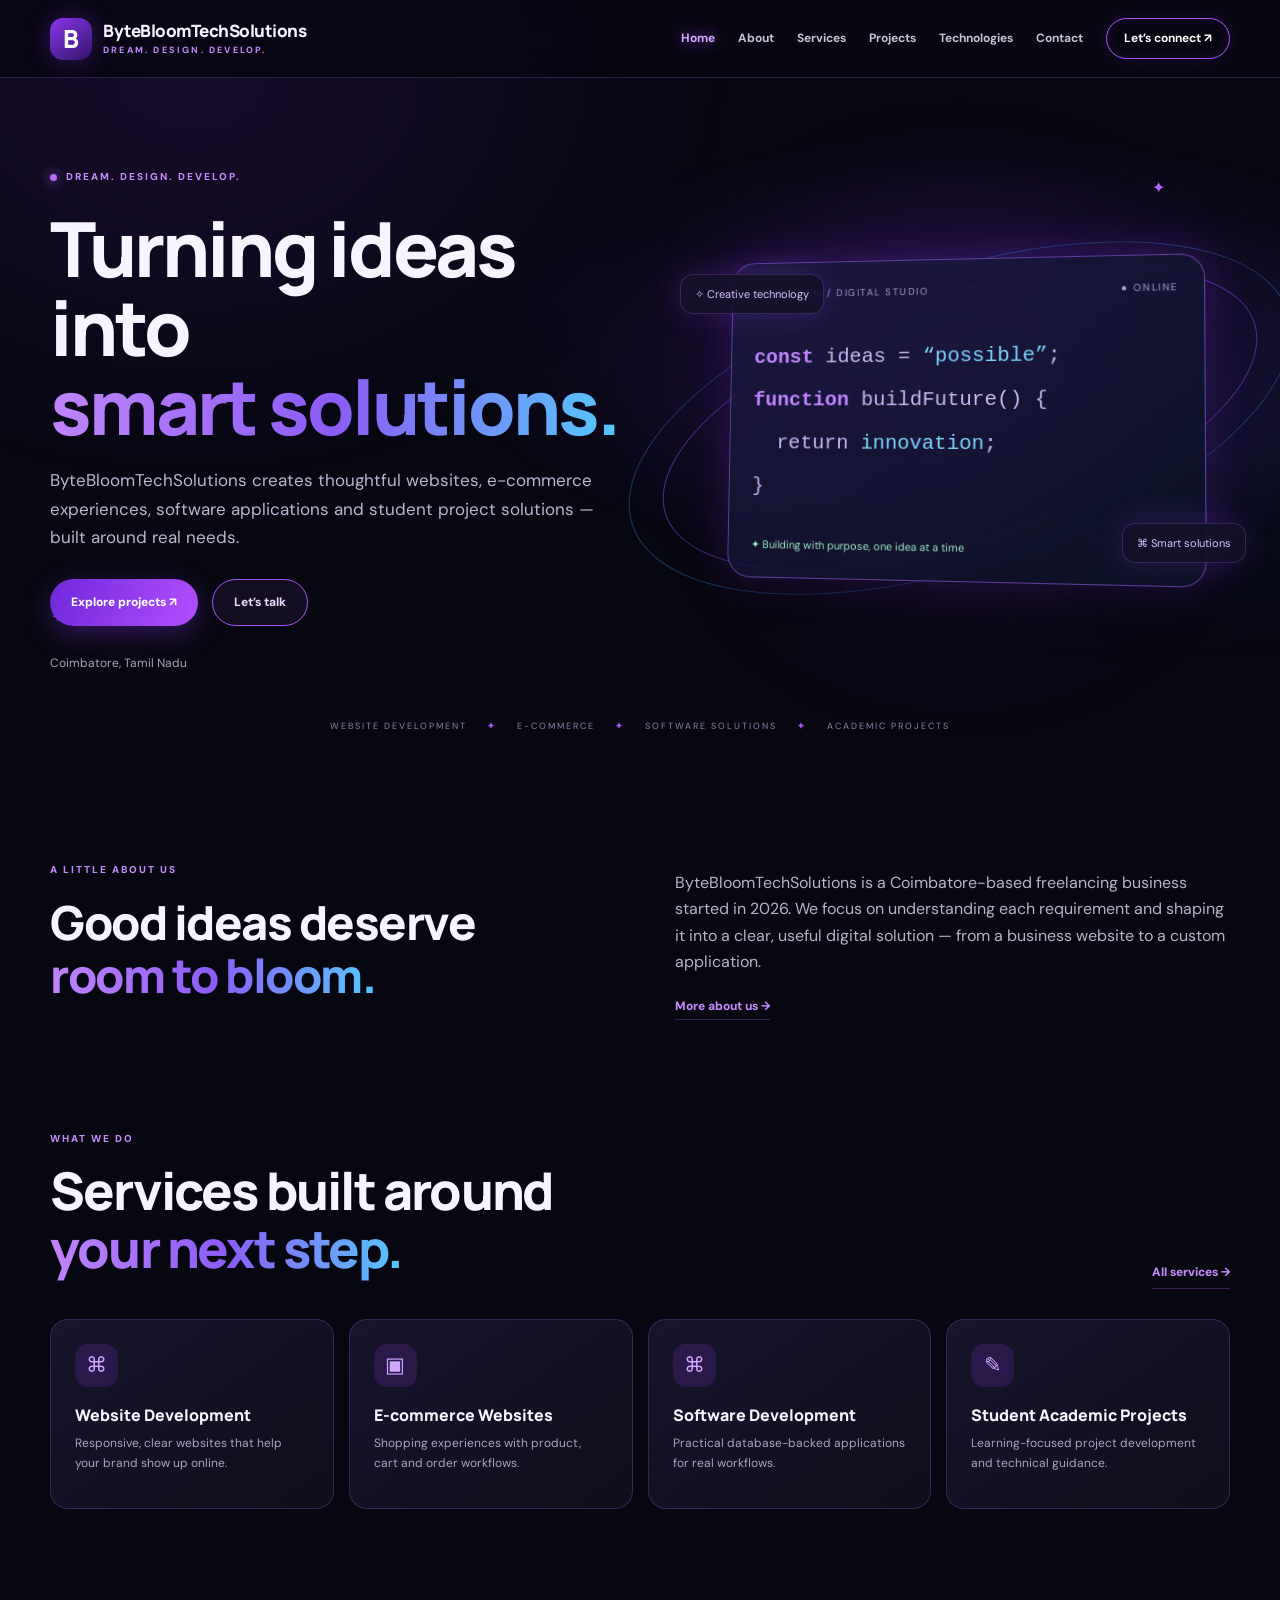
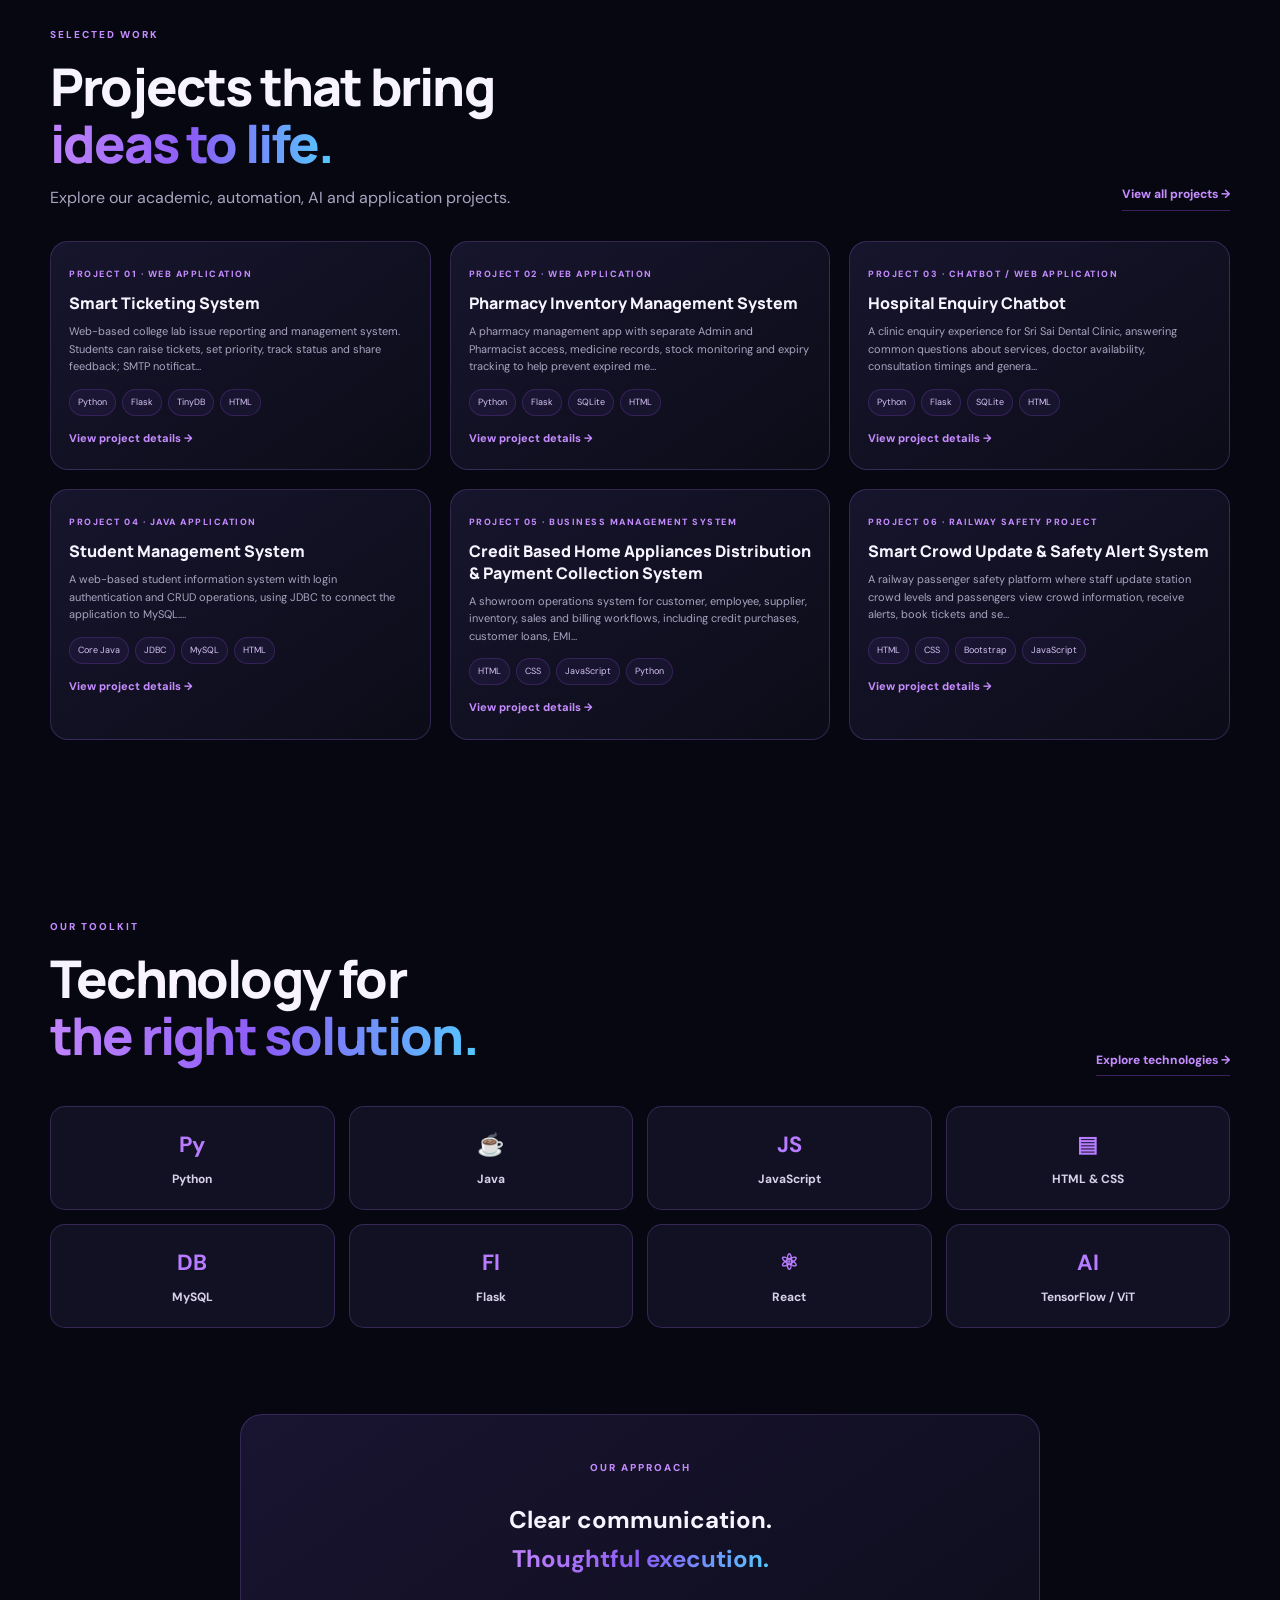
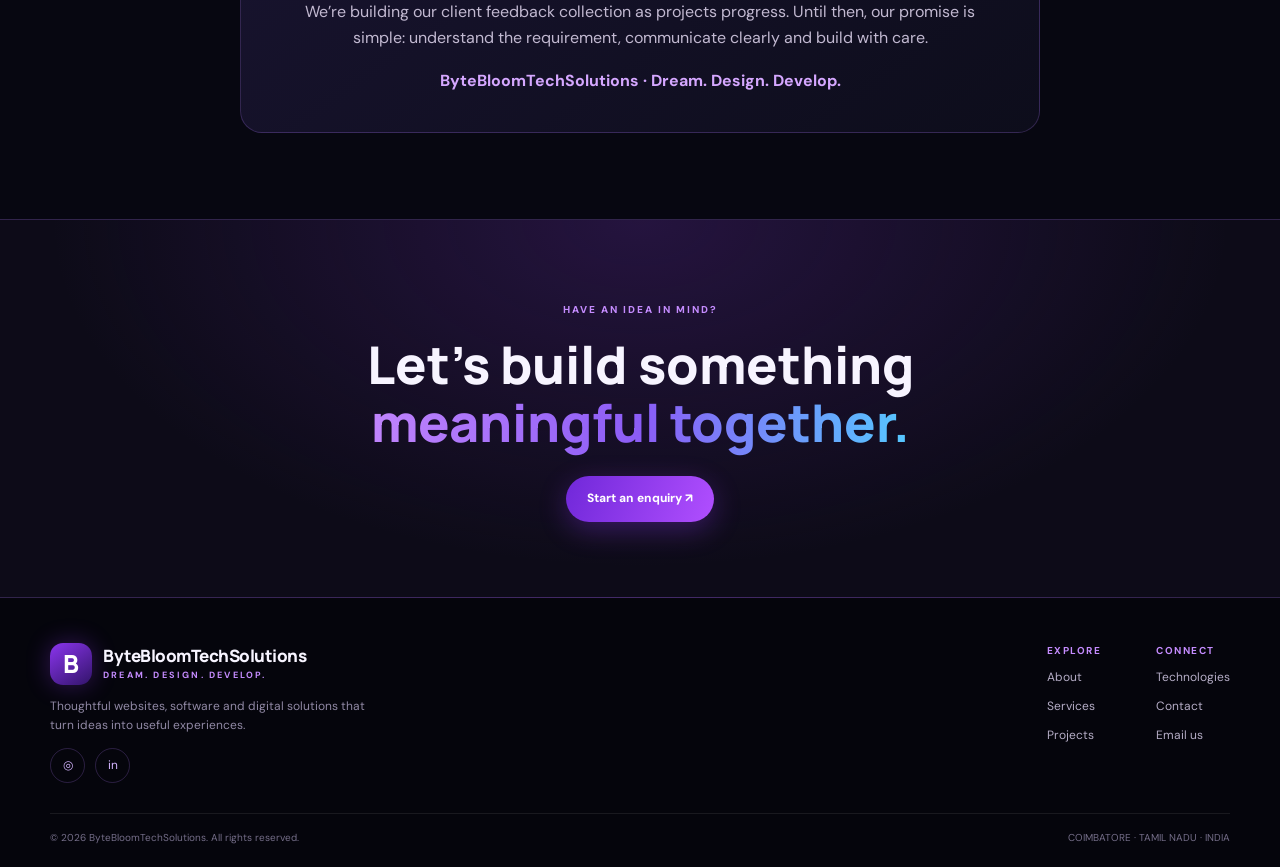
<file: index.html>
<!DOCTYPE html><html lang="en"><head><meta charset="UTF-8"><meta name="viewport" content="width=device-width,initial-scale=1"><meta name="description" content="ByteBloomTechSolutions builds websites, e-commerce platforms, software and academic project solutions in Coimbatore, Tamil Nadu."><title>ByteBloomTechSolutions | Dream. Design. Develop.</title><link rel="stylesheet" href="css/style.css"><script src="js/main.js" defer></script></head><body><div data-header></div><main>
<section class="hero"><span class="spark s1">✦</span><span class="spark s2">✧</span><div class="container hero-grid"><div class="hero-copy"><span class="eyebrow"><i class="eyebrow-dot"></i> DREAM. DESIGN. DEVELOP.</span><h1>Turning ideas into<br><span class="gold-text">smart solutions.</span></h1><p class="hero-lead">ByteBloomTechSolutions creates thoughtful websites, e-commerce experiences, software applications and student project solutions — built around real needs.</p><div class="hero-actions"><a class="btn btn-primary" href="projects.html">Explore projects ↗</a><a class="btn btn-outline" href="contact.html">Let’s talk</a></div><div class="hero-note"><span>Coimbatore, Tamil Nadu</span></div></div><div class="hero-visual"><div class="glow-orb"></div><div class="orbit"></div><div class="orbit two"></div><div class="hero-screen"><div class="screen-top"><span>BYTEBLOOM / DIGITAL STUDIO</span><span>● ONLINE</span></div><div class="screen-code"><strong>const</strong> ideas = <span>“possible”</span>;<br><strong>function</strong> buildFuture() {<br>&nbsp;&nbsp;return <span>innovation</span>;<br>}</div><div class="screen-bottom">✦ Building with purpose, one idea at a time</div></div><div class="float-chip chip-one">✧ Creative technology</div><div class="float-chip chip-two">⌘ Smart solutions</div></div></div><div class="container hero-bottom"><span>WEBSITE DEVELOPMENT</span><b>✦</b><span>E-COMMERCE</span><b>✦</b><span>SOFTWARE SOLUTIONS</span><b>✦</b><span>ACADEMIC PROJECTS</span></div></section>
<section class="section"><div class="container intro-grid reveal"><div><span class="eyebrow">A LITTLE ABOUT US</span><h2>Good ideas deserve<br><span class="gold-text">room to bloom.</span></h2></div><div class="intro-text"><p>ByteBloomTechSolutions is a Coimbatore-based freelancing business started in 2026. We focus on understanding each requirement and shaping it into a clear, useful digital solution — from a business website to a custom application.</p><a class="text-link" href="about.html">More about us →</a></div></div></section>
<section class="section" style="padding-top:20px"><div class="container"><div class="section-heading"><div><span class="eyebrow">WHAT WE DO</span><h2>Services built around<br><span class="gold-text">your next step.</span></h2></div><a class="text-link" href="services.html">All services →</a></div><div class="service-grid"><article class="service-card reveal"><div class="service-icon">⌘</div><h3>Website Development</h3><p>Responsive, clear websites that help your brand show up online.</p></article><article class="service-card reveal"><div class="service-icon">▣</div><h3>E-commerce Websites</h3><p>Shopping experiences with product, cart and order workflows.</p></article><article class="service-card reveal"><div class="service-icon">⌘</div><h3>Software Development</h3><p>Practical database-backed applications for real workflows.</p></article><article class="service-card reveal"><div class="service-icon">✎</div><h3>Student Academic Projects</h3><p>Learning-focused project development and technical guidance.</p></article></div></div></section>
<section class="section" style="padding-top:25px"><div class="container"><div class="section-heading"><div><span class="eyebrow">SELECTED WORK</span><h2>Projects that bring<br><span class="gold-text">ideas to life.</span></h2><p>Explore our academic, automation, AI and application projects.</p></div><a class="text-link" href="projects.html">View all projects →</a></div><div class="project-grid" id="homeProjects"></div></div></section>
<section class="section"><div class="container"><div class="section-heading"><div><span class="eyebrow">OUR TOOLKIT</span><h2>Technology for<br><span class="gold-text">the right solution.</span></h2></div><a class="text-link" href="technologies.html">Explore technologies →</a></div><div class="tech-grid"><div class="tech-card"><span>Py</span>Python</div><div class="tech-card"><span>☕</span>Java</div><div class="tech-card"><span>JS</span>JavaScript</div><div class="tech-card"><span>▤</span>HTML & CSS</div><div class="tech-card"><span>DB</span>MySQL</div><div class="tech-card"><span>Fl</span>Flask</div><div class="tech-card"><span>⚛</span>React</div><div class="tech-card"><span>AI</span>TensorFlow / ViT</div></div></div></section>
<section class="section" style="padding-top:0"><div class="container testimonial reveal"><span class="eyebrow">OUR APPROACH</span><h2>Clear communication.<br><span class="gold-text">Thoughtful execution.</span></h2><p>We’re building our client feedback collection as projects progress. Until then, our promise is simple: understand the requirement, communicate clearly and build with care.</p><strong>ByteBloomTechSolutions · Dream. Design. Develop.</strong></div></section>
<section class="cta-section"><div class="container"><span class="eyebrow">HAVE AN IDEA IN MIND?</span><h2>Let’s build something<br><span class="gold-text">meaningful together.</span></h2><a class="btn btn-primary" href="contact.html">Start an enquiry ↗</a></div></section>
</main><div data-footer></div><script src="js/projects-data.js"></script><script>const hp=document.getElementById('homeProjects');if(hp&&window.BYTEBLOOM_PROJECTS)hp.innerHTML=window.BYTEBLOOM_PROJECTS.slice(0,6).map(p=>`<a class="project-card reveal" href="projects.html"><div class="project-card-body"><span class="project-kicker">PROJECT ${String(p.id).padStart(2,"0")} · ${p.category}</span><h3>${p.name}</h3><p>${p.description.slice(0,150)}…</p><div class="tag-row">${p.tech.slice(0,4).map(t=>`<span class="tag">${t}</span>`).join("")}</div><span class="card-link">View project details →</span></div></a>`).join('');document.querySelectorAll('#homeProjects .reveal').forEach(e=>e.classList.add('visible'));</script></body></html>
</file>
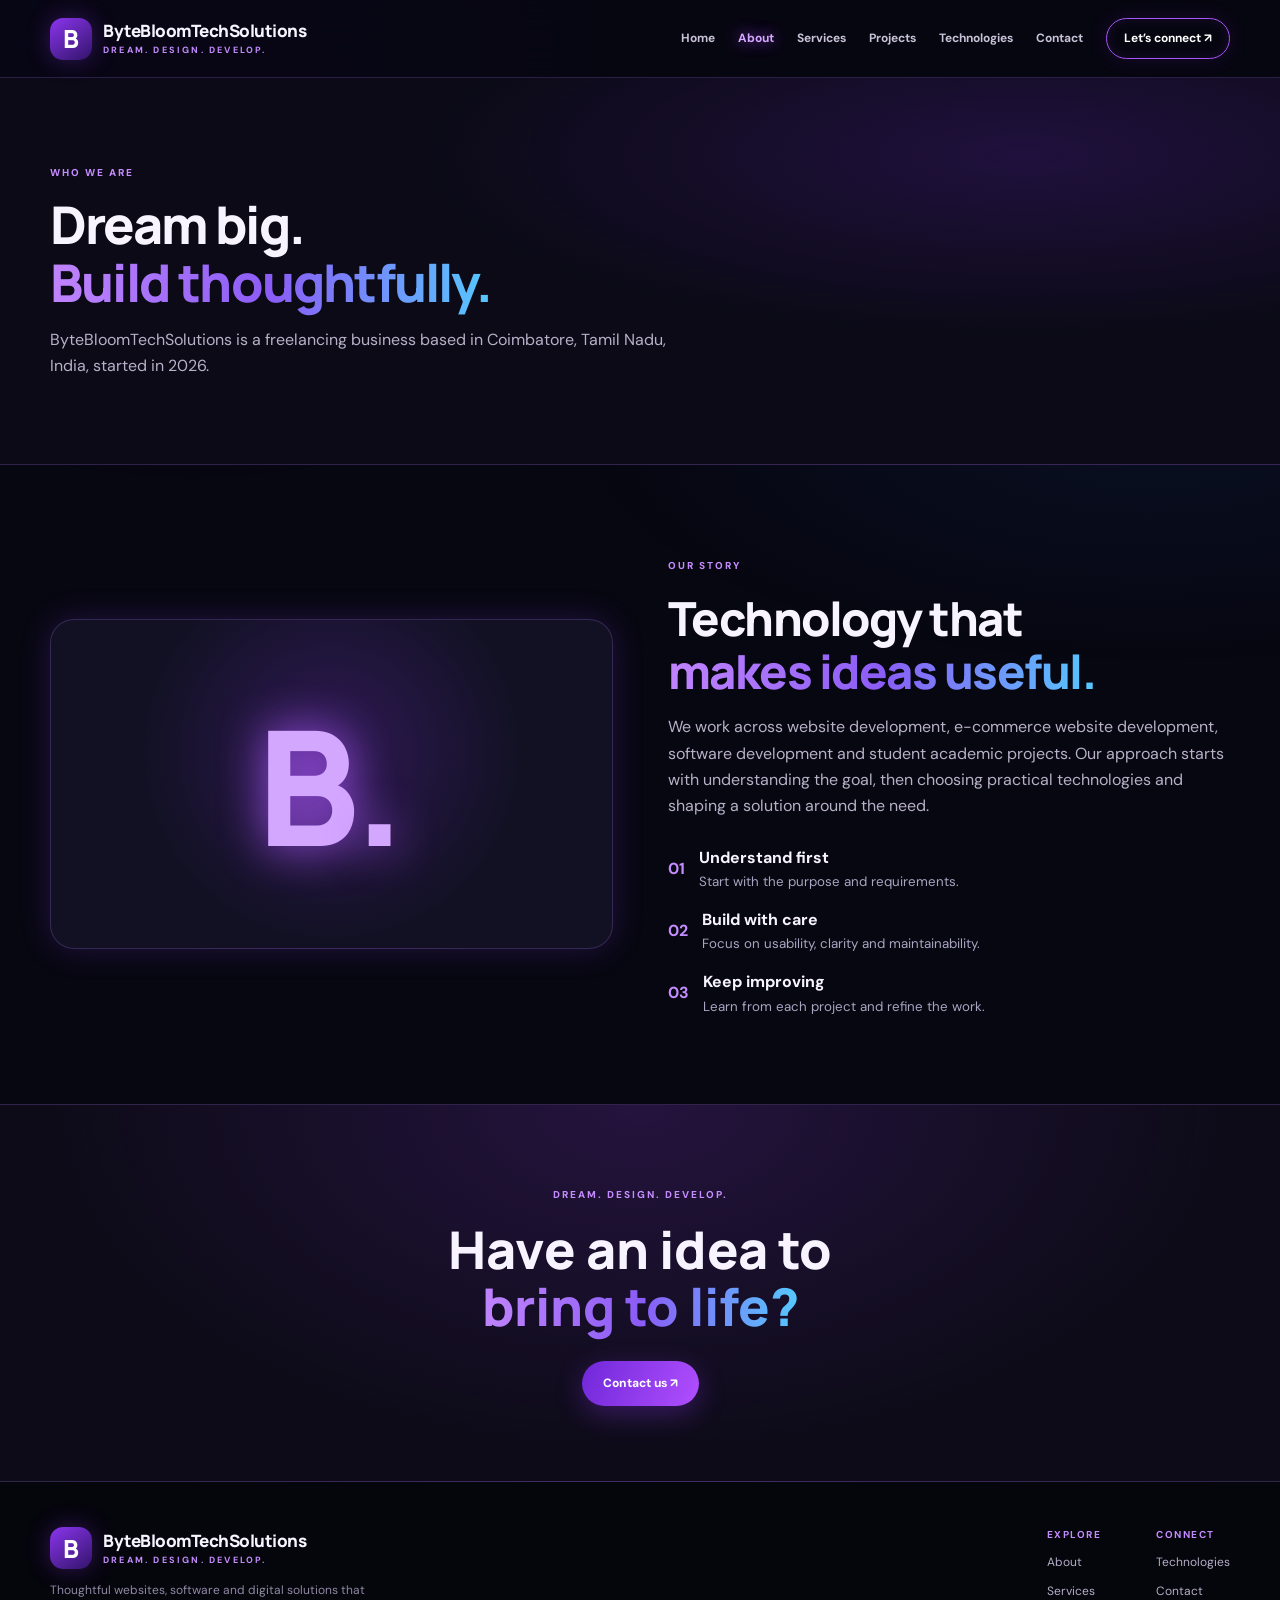
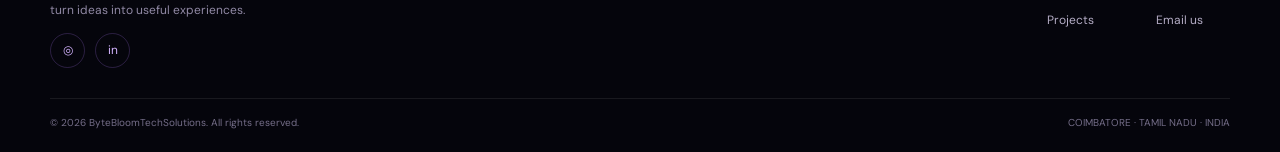
<file: about.html>
<!DOCTYPE html><html lang="en"><head><meta charset="UTF-8"><meta name="viewport" content="width=device-width,initial-scale=1"><title>About | ByteBloomTechSolutions</title><link rel="stylesheet" href="css/style.css"><script src="js/main.js" defer></script></head><body><div data-header></div><main><section class="page-hero"><div class="container"><span class="eyebrow">WHO WE ARE</span><h1>Dream big.<br><span class="gold-text">Build thoughtfully.</span></h1><p>ByteBloomTechSolutions is a freelancing business based in Coimbatore, Tamil Nadu, India, started in 2026.</p></div></section><section class="section"><div class="container about-grid"><div class="about-visual reveal"><div class="about-monogram" aria-label="ByteBloom logo mark">B<span>.</span></div></div><div class="about-copy reveal"><span class="eyebrow">OUR STORY</span><h2>Technology that<br><span class="gold-text">makes ideas useful.</span></h2><p>We work across website development, e-commerce website development, software development and student academic projects. Our approach starts with understanding the goal, then choosing practical technologies and shaping a solution around the need.</p><div class="value-list"><div><b>01</b><span><strong>Understand first</strong><small>Start with the purpose and requirements.</small></span></div><div><b>02</b><span><strong>Build with care</strong><small>Focus on usability, clarity and maintainability.</small></span></div><div><b>03</b><span><strong>Keep improving</strong><small>Learn from each project and refine the work.</small></span></div></div></div></div></section><section class="cta-section"><div class="container"><span class="eyebrow">DREAM. DESIGN. DEVELOP.</span><h2>Have an idea to<br><span class="gold-text">bring to life?</span></h2><a class="btn btn-primary" href="contact.html">Contact us ↗</a></div></section></main><div data-footer></div></body></html>
</file>
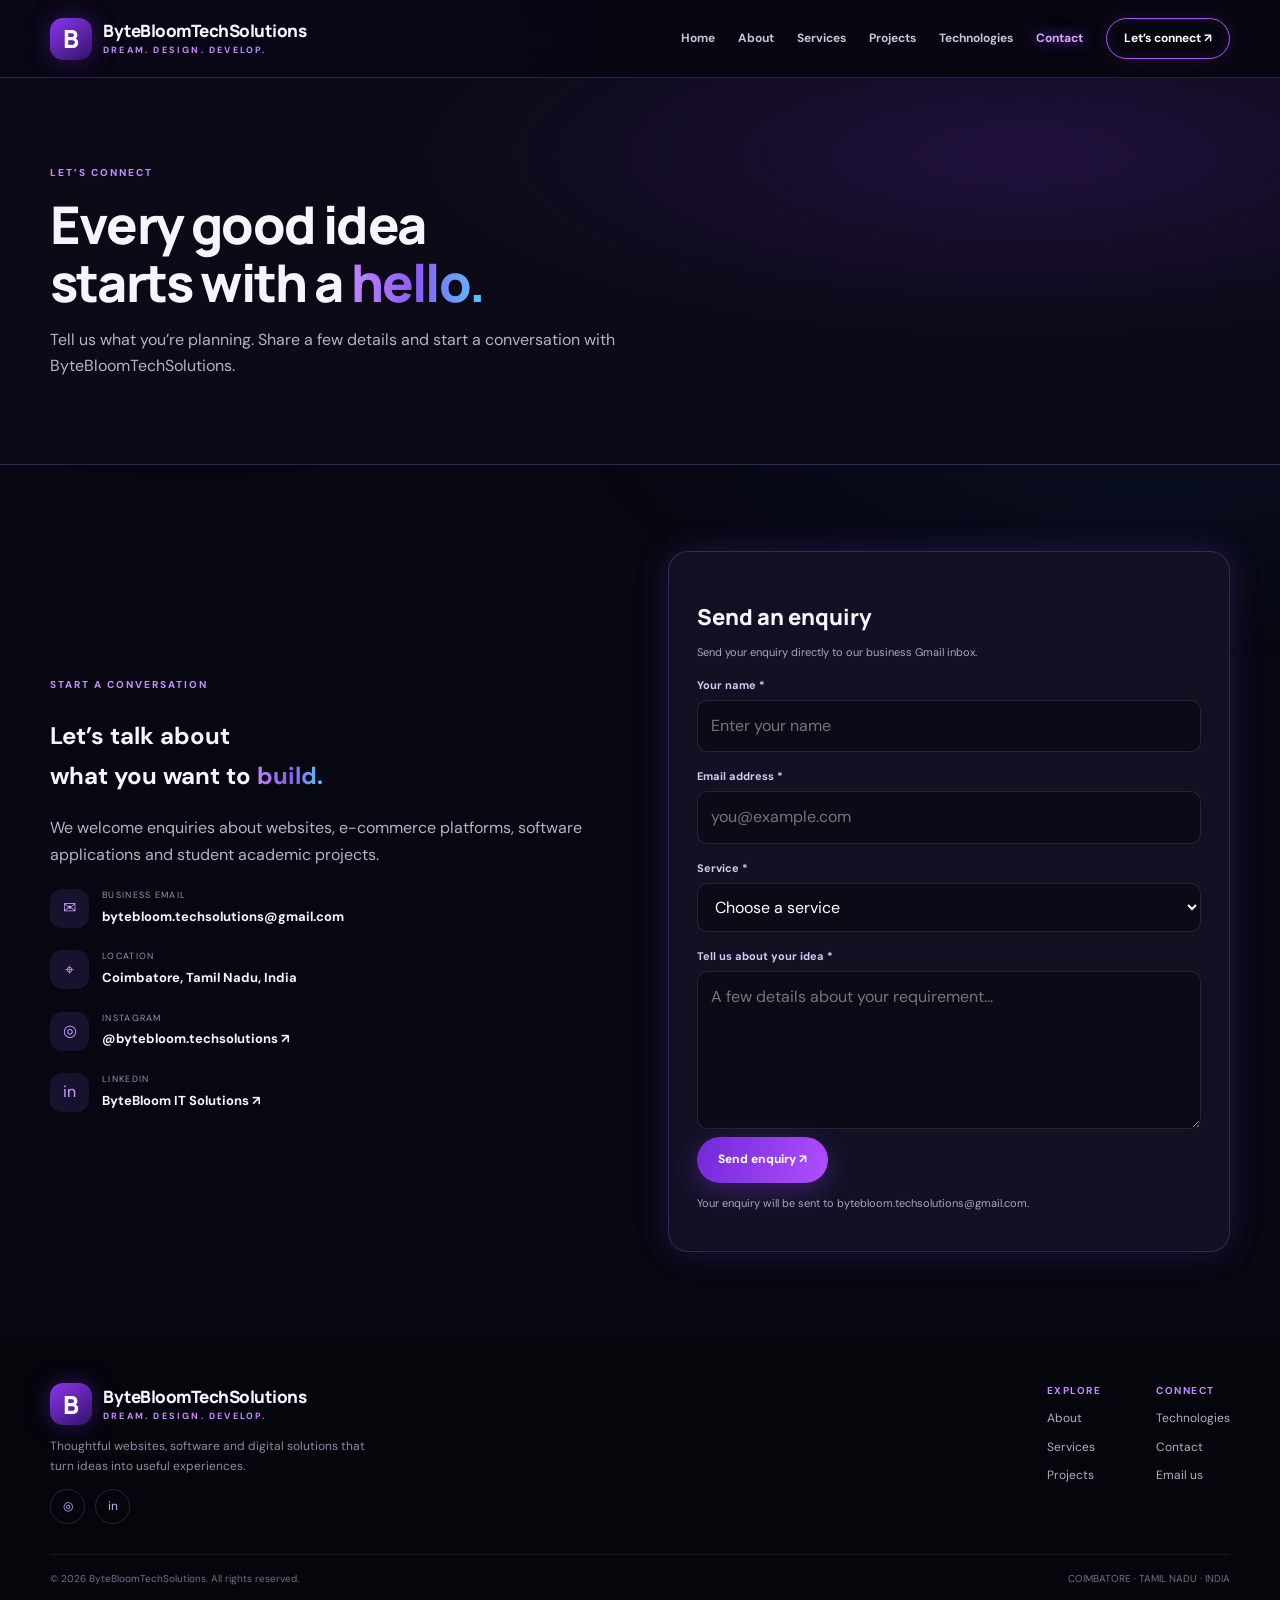
<file: contact.html>
<!DOCTYPE html><html lang="en"><head><meta charset="UTF-8"><meta name="viewport" content="width=device-width,initial-scale=1"><meta name="description" content="Contact ByteBloomTechSolutions in Coimbatore for website, e-commerce and software development enquiries."><title>Contact | ByteBloomTechSolutions</title><link rel="stylesheet" href="css/style.css"><script src="js/main.js" defer></script><script src="js/contact.js" defer></script></head><body><div data-header></div><main><section class="page-hero"><div class="container"><span class="eyebrow">LET’S CONNECT</span><h1>Every good idea<br>starts with a <span class="gold-text">hello.</span></h1><p>Tell us what you’re planning. Share a few details and start a conversation with ByteBloomTechSolutions.</p></div></section><section class="section"><div class="container contact-grid"><div class="contact-copy"><span class="eyebrow">START A CONVERSATION</span><h2>Let’s talk about<br>what you want to <span class="gold-text">build.</span></h2><p>We welcome enquiries about websites, e-commerce platforms, software applications and student academic projects.</p><div class="contact-detail"><span class="icon">✉</span><div><small>BUSINESS EMAIL</small><strong>bytebloom.techsolutions@gmail.com</strong></div></div><div class="contact-detail"><span class="icon">⌖</span><div><small>LOCATION</small><strong>Coimbatore, Tamil Nadu, India</strong></div></div><div class="contact-detail"><span class="icon">◎</span><div><small>INSTAGRAM</small><strong><a href="https://www.instagram.com/bytebloom.techsolutions/" target="_blank" rel="noopener">@bytebloom.techsolutions ↗</a></strong></div></div><div class="contact-detail"><span class="icon">in</span><div><small>LINKEDIN</small><strong><a href="https://www.linkedin.com/in/bytebloom-it-solutions-65258a452" target="_blank" rel="noopener">ByteBloom IT Solutions ↗</a></strong></div></div></div><form class="contact-form" id="contactForm" novalidate><h3>Send an enquiry</h3><p class="form-intro">Send your enquiry directly to our business Gmail inbox.</p><label for="name">Your name *</label><input id="name" name="name" required minlength="2" autocomplete="name" placeholder="Enter your name"><label for="email">Email address *</label><input id="email" name="email" type="email" required autocomplete="email" placeholder="you@example.com"><label for="service">Service *</label><select id="service" name="service" required><option value="">Choose a service</option><option>Website Development</option><option>E-commerce Website Development</option><option>Student Academic Projects</option><option>Software Development</option><option>Other</option></select><label for="message">Tell us about your idea *</label><textarea id="message" name="message" rows="5" required minlength="10" placeholder="A few details about your requirement..."></textarea><input type="hidden" name="_subject" value="New website enquiry – ByteBloomTechSolutions"><input type="hidden" name="_template" value="table"><button class="btn btn-primary" id="contactSubmit" type="submit">Send enquiry ↗</button><p class="form-note" id="formMessage" role="status" aria-live="polite">Your enquiry will be sent to bytebloom.techsolutions@gmail.com.</p></form></div></section></main><div data-footer></div></body></html>
</file>
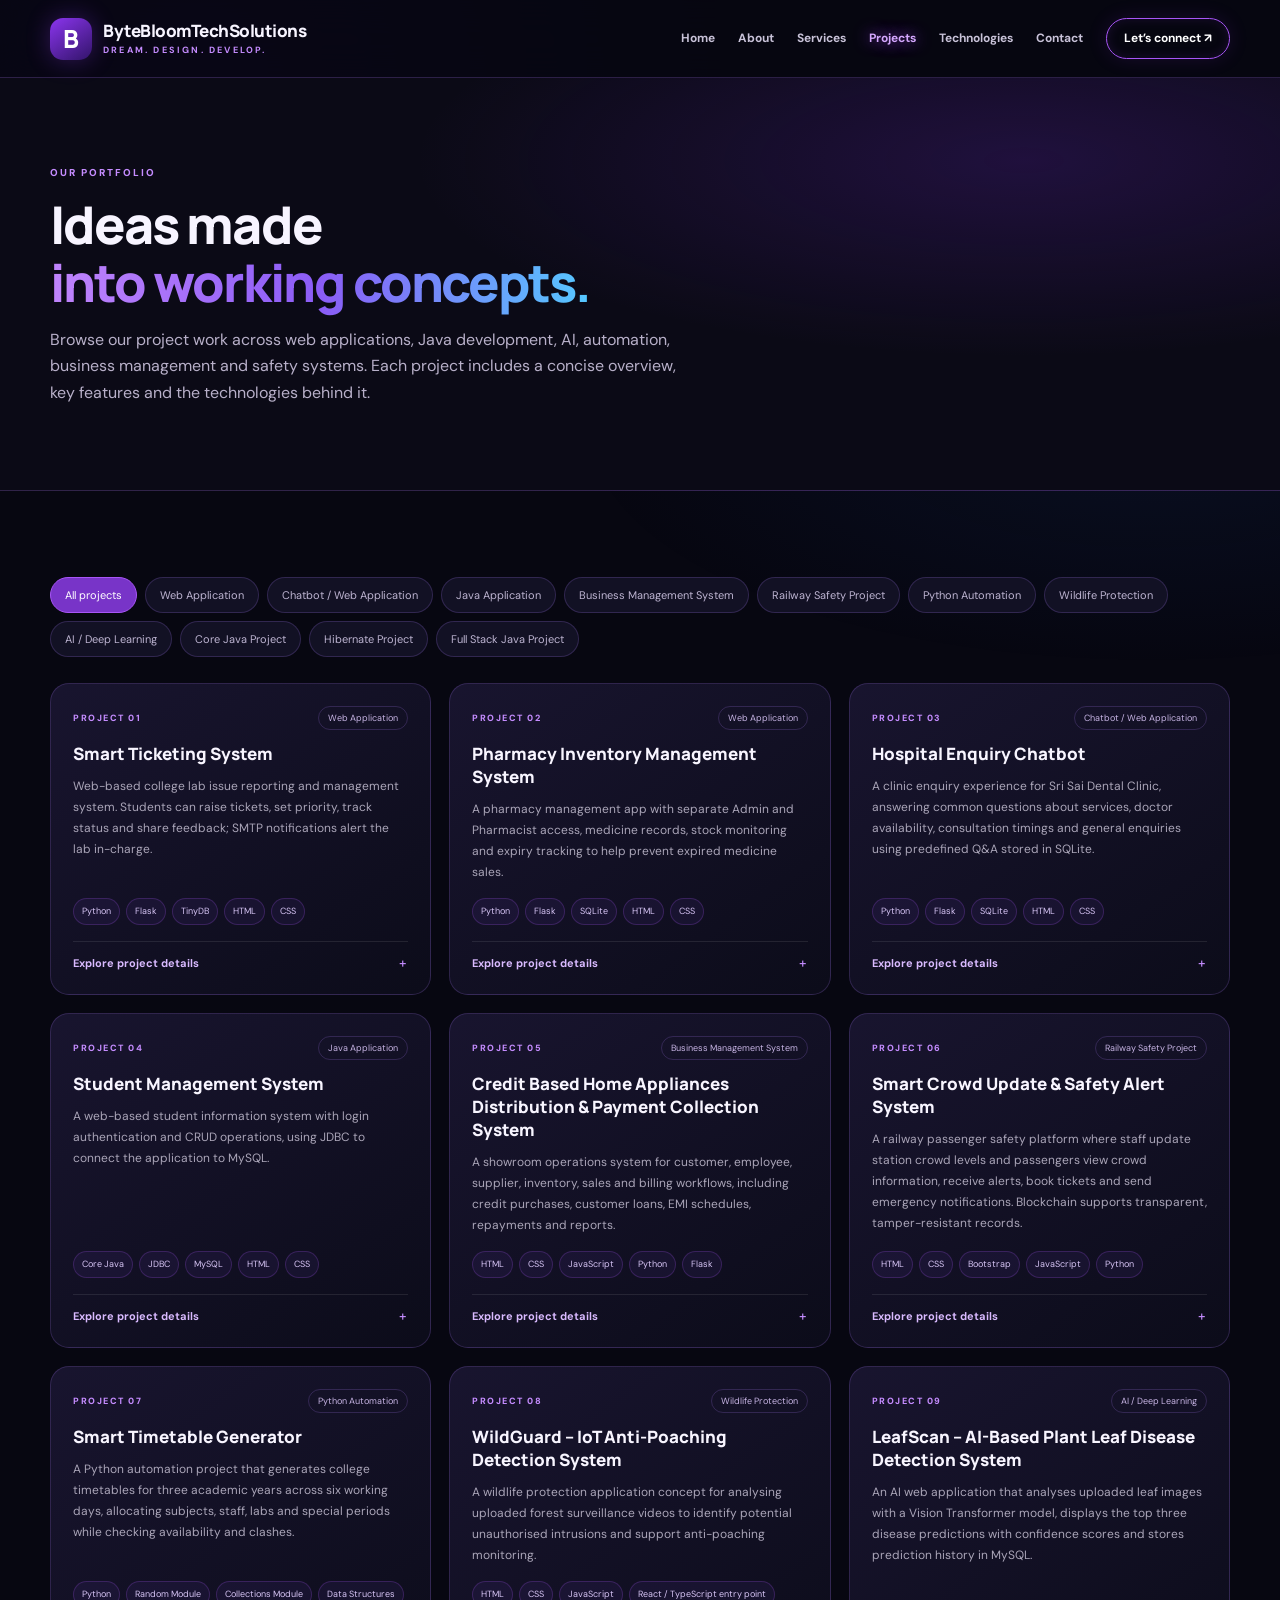
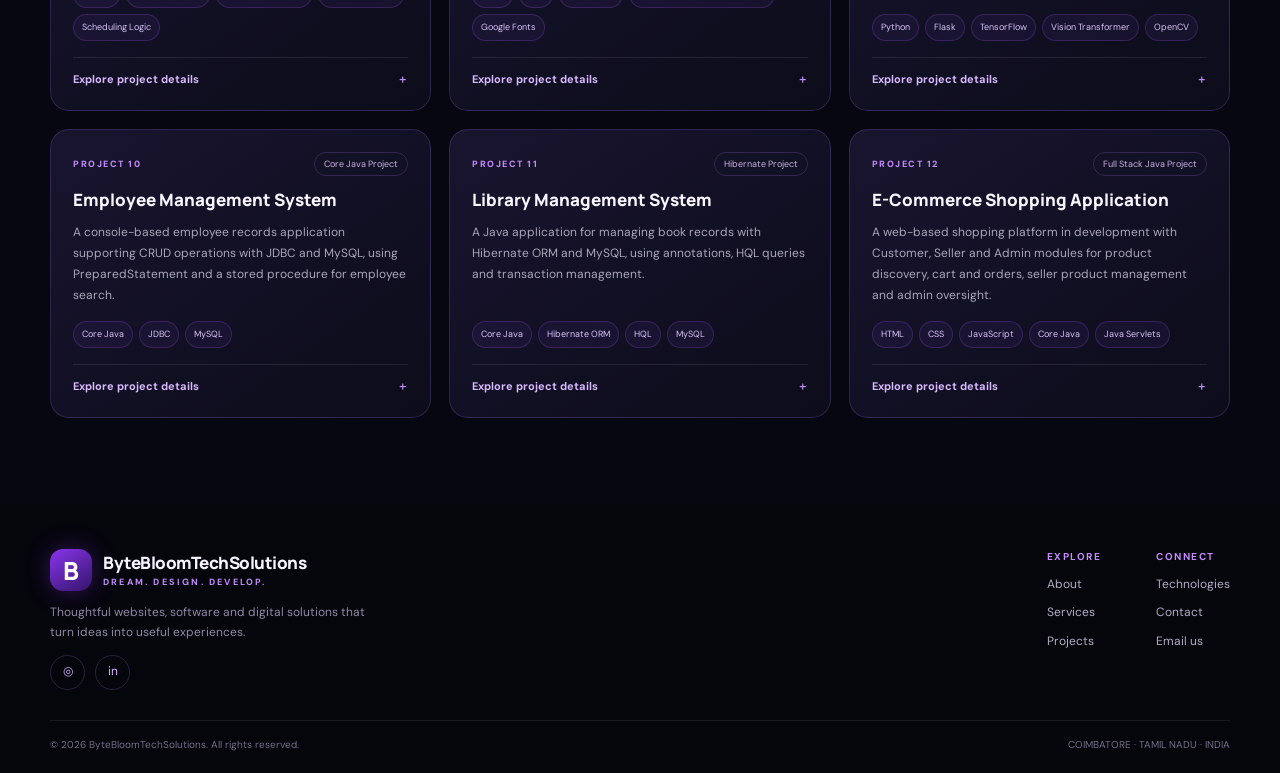
<file: projects.html>
<!DOCTYPE html><html lang="en"><head><meta charset="UTF-8"><meta name="viewport" content="width=device-width,initial-scale=1"><meta name="description" content="Explore 12 ByteBloomTechSolutions projects across web applications, Java, AI, automation and safety systems."><title>Projects | ByteBloomTechSolutions</title><link rel="stylesheet" href="css/style.css"><link rel="stylesheet" href="css/projects.css"><script src="js/main.js" defer></script><script src="js/projects-data.js" defer></script><script src="js/projects.js" defer></script></head><body><div data-header></div><main><section class="page-hero"><div class="container"><span class="eyebrow">OUR PORTFOLIO</span><h1>Ideas made<br><span class="gold-text">into working concepts.</span></h1><p>Browse our project work across web applications, Java development, AI, automation, business management and safety systems. Each project includes a concise overview, key features and the technologies behind it.</p></div></section><section class="section"><div class="container"><div class="project-filters" id="projectFilters"></div><div class="project-grid" id="projectGrid"></div></div></section></main><div data-footer></div></body></html>
</file>
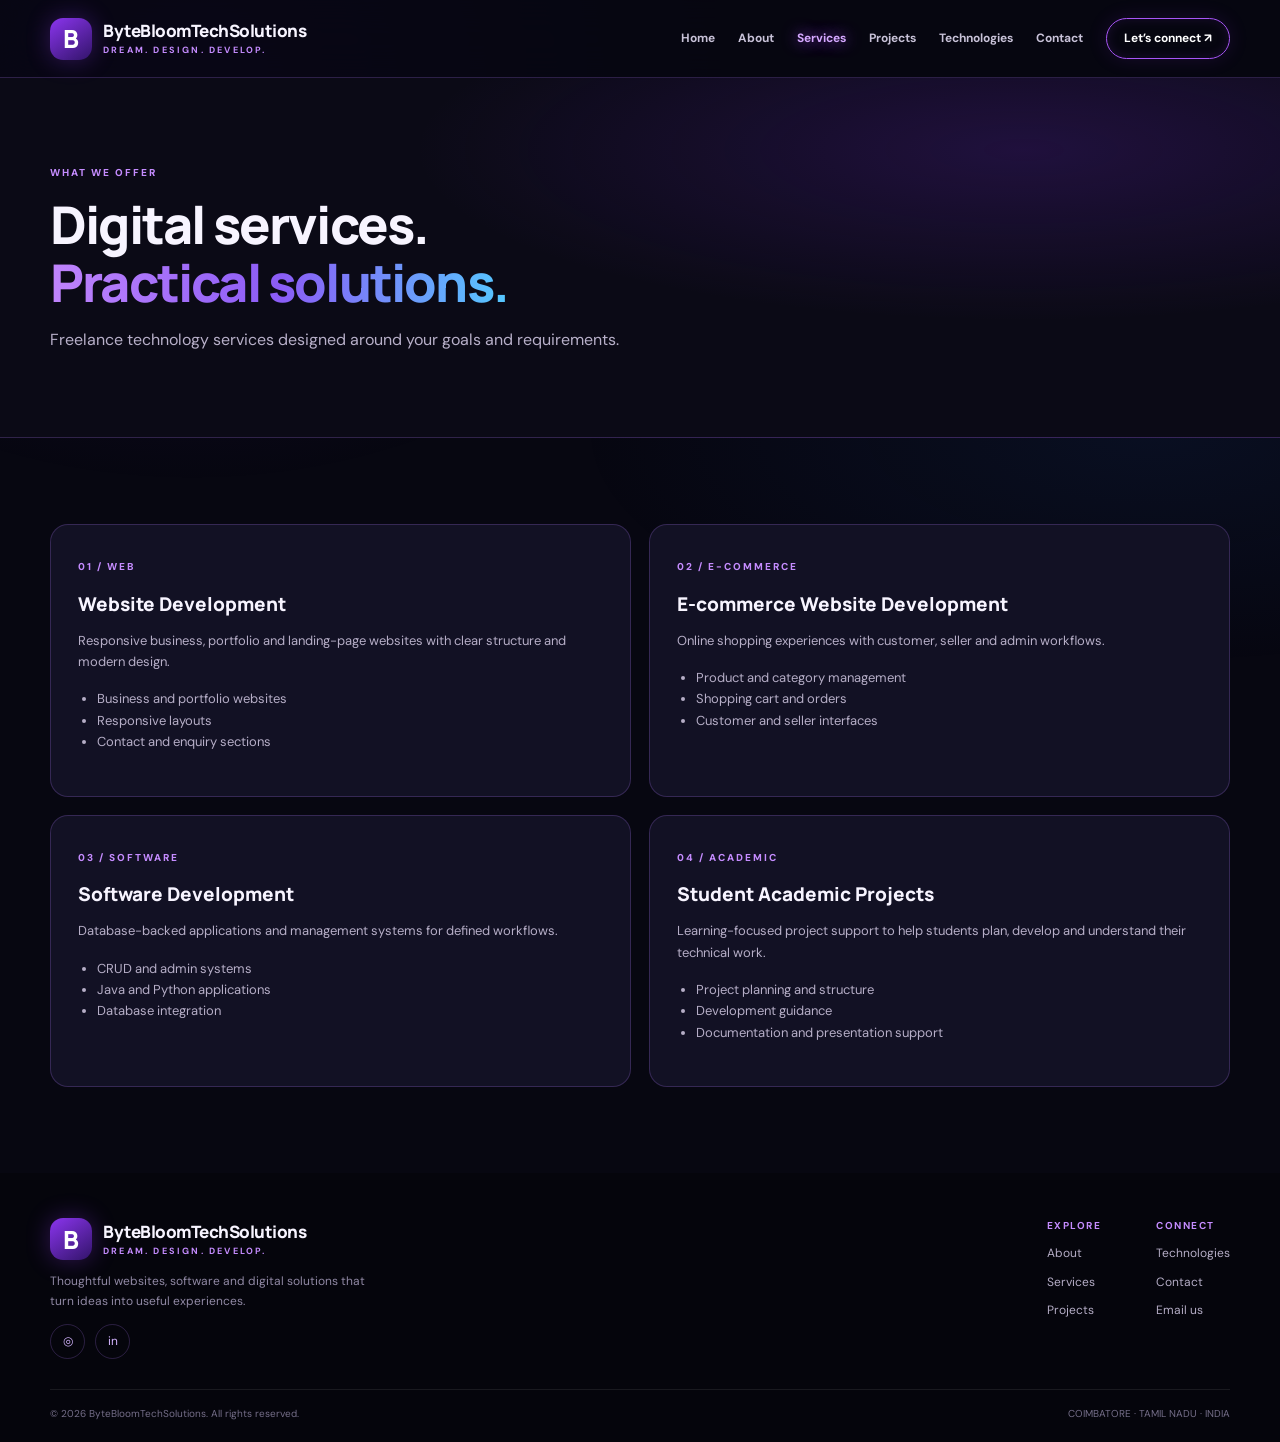
<file: services.html>
<!DOCTYPE html><html lang="en"><head><meta charset="UTF-8"><meta name="viewport" content="width=device-width,initial-scale=1"><title>Services | ByteBloomTechSolutions</title><link rel="stylesheet" href="css/style.css"><script src="js/main.js" defer></script></head><body><div data-header></div><main><section class="page-hero"><div class="container"><span class="eyebrow">WHAT WE OFFER</span><h1>Digital services.<br><span class="gold-text">Practical solutions.</span></h1><p>Freelance technology services designed around your goals and requirements.</p></div></section><section class="section"><div class="container detail-grid"><article class="detail-card reveal"><span class="eyebrow">01 / WEB</span><h2>Website Development</h2><p>Responsive business, portfolio and landing-page websites with clear structure and modern design.</p><ul><li>Business and portfolio websites</li><li>Responsive layouts</li><li>Contact and enquiry sections</li></ul></article><article class="detail-card reveal"><span class="eyebrow">02 / E-COMMERCE</span><h2>E-commerce Website Development</h2><p>Online shopping experiences with customer, seller and admin workflows.</p><ul><li>Product and category management</li><li>Shopping cart and orders</li><li>Customer and seller interfaces</li></ul></article><article class="detail-card reveal"><span class="eyebrow">03 / SOFTWARE</span><h2>Software Development</h2><p>Database-backed applications and management systems for defined workflows.</p><ul><li>CRUD and admin systems</li><li>Java and Python applications</li><li>Database integration</li></ul></article><article class="detail-card reveal"><span class="eyebrow">04 / ACADEMIC</span><h2>Student Academic Projects</h2><p>Learning-focused project support to help students plan, develop and understand their technical work.</p><ul><li>Project planning and structure</li><li>Development guidance</li><li>Documentation and presentation support</li></ul></article></div></section></main><div data-footer></div></body></html>
</file>
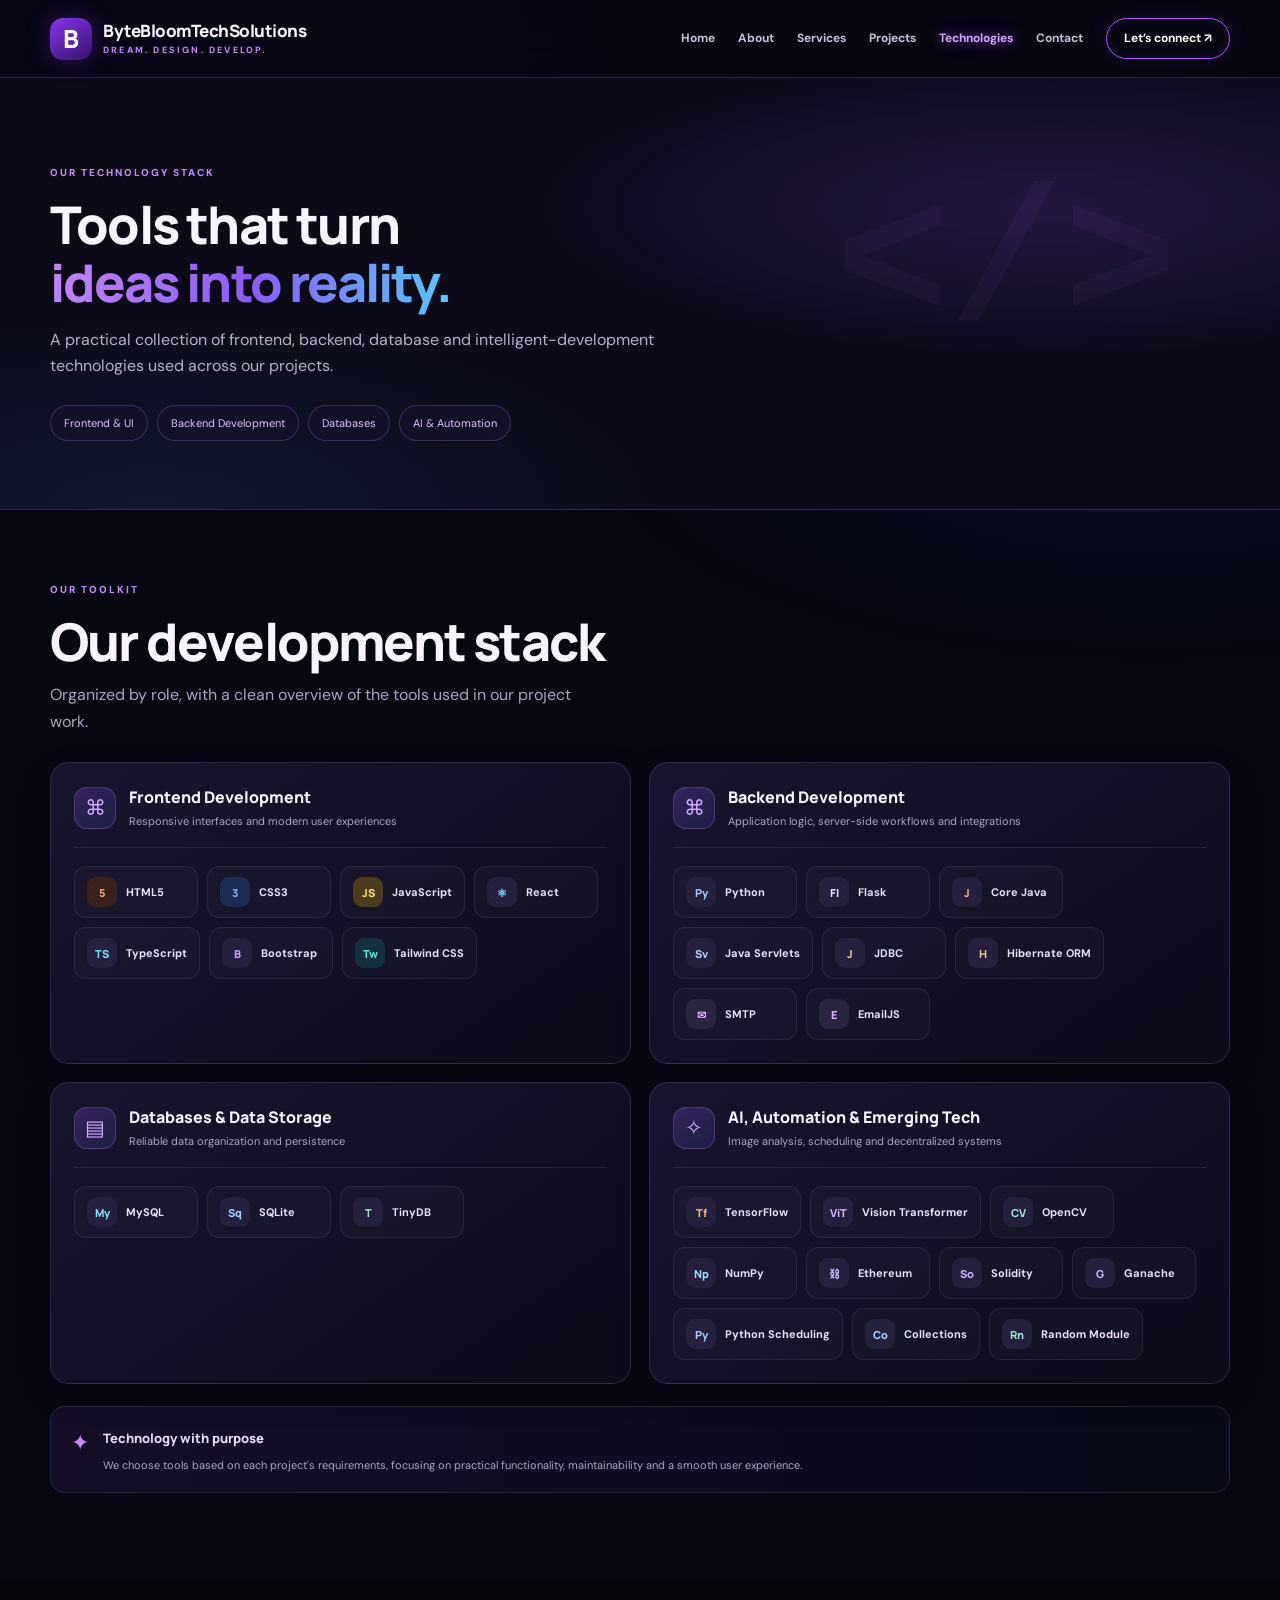
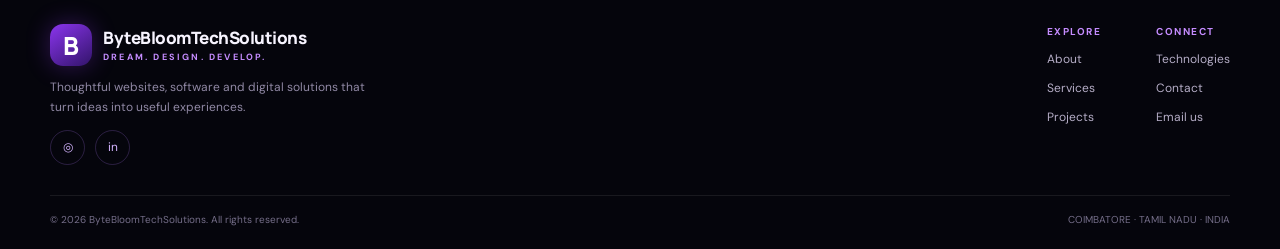
<file: technologies.html>
<!DOCTYPE html><html lang="en"><head><meta charset="UTF-8"><meta name="viewport" content="width=device-width,initial-scale=1"><title>Technologies | ByteBloomTechSolutions</title><link rel="stylesheet" href="css/style.css"><link rel="stylesheet" href="css/technologies.css"><script src="js/main.js" defer></script></head><body><div data-header></div><main>
<section class="page-hero tech-hero"><div class="container"><span class="eyebrow">OUR TECHNOLOGY STACK</span><h1>Tools that turn<br><span class="gold-text">ideas into reality.</span></h1><p>A practical collection of frontend, backend, database and intelligent-development technologies used across our projects.</p><div class="tech-hero-tags"><span>Frontend & UI</span><span>Backend Development</span><span>Databases</span><span>AI & Automation</span></div></div></section>
<section class="section tech-section"><div class="container"><div class="section-heading tech-heading"><div><span class="eyebrow">OUR TOOLKIT</span><h2>Our development stack</h2><p>Organized by role, with a clean overview of the tools used in our project work.</p></div></div>
<div class="tech-category-grid">
<article class="tech-category"><div class="category-head"><span class="category-icon">⌘</span><div><h3>Frontend Development</h3><p>Responsive interfaces and modern user experiences</p></div></div><div class="tech-items"><div class="tech-item"><b class="tech-mark html">5</b><span>HTML5</span></div><div class="tech-item"><b class="tech-mark css">3</b><span>CSS3</span></div><div class="tech-item"><b class="tech-mark js">JS</b><span>JavaScript</span></div><div class="tech-item"><b class="tech-mark react">⚛</b><span>React</span></div><div class="tech-item"><b class="tech-mark react">TS</b><span>TypeScript</span></div><div class="tech-item"><b class="tech-mark boot">B</b><span>Bootstrap</span></div><div class="tech-item"><b class="tech-mark tailwind">Tw</b><span>Tailwind CSS</span></div></div></article>
<article class="tech-category"><div class="category-head"><span class="category-icon">⌘</span><div><h3>Backend Development</h3><p>Application logic, server-side workflows and integrations</p></div></div><div class="tech-items"><div class="tech-item"><b class="tech-mark python">Py</b><span>Python</span></div><div class="tech-item"><b class="tech-mark flask">Fl</b><span>Flask</span></div><div class="tech-item"><b class="tech-mark java">J</b><span>Core Java</span></div><div class="tech-item"><b class="tech-mark servlet">Sv</b><span>Java Servlets</span></div><div class="tech-item"><b class="tech-mark jdbc">J</b><span>JDBC</span></div><div class="tech-item"><b class="tech-mark hibernate">H</b><span>Hibernate ORM</span></div><div class="tech-item"><b class="tech-mark smtp">✉</b><span>SMTP</span></div><div class="tech-item"><b class="tech-mark smtp">E</b><span>EmailJS</span></div></div></article>
<article class="tech-category"><div class="category-head"><span class="category-icon">▤</span><div><h3>Databases & Data Storage</h3><p>Reliable data organization and persistence</p></div></div><div class="tech-items"><div class="tech-item"><b class="tech-mark mysql">My</b><span>MySQL</span></div><div class="tech-item"><b class="tech-mark sqlite">Sq</b><span>SQLite</span></div><div class="tech-item"><b class="tech-mark tiny">T</b><span>TinyDB</span></div></div></article>
<article class="tech-category"><div class="category-head"><span class="category-icon">✧</span><div><h3>AI, Automation & Emerging Tech</h3><p>Image analysis, scheduling and decentralized systems</p></div></div><div class="tech-items"><div class="tech-item"><b class="tech-mark tf">Tf</b><span>TensorFlow</span></div><div class="tech-item"><b class="tech-mark vit">ViT</b><span>Vision Transformer</span></div><div class="tech-item"><b class="tech-mark cv">CV</b><span>OpenCV</span></div><div class="tech-item"><b class="tech-mark numpy">Np</b><span>NumPy</span></div><div class="tech-item"><b class="tech-mark chain">⛓</b><span>Ethereum</span></div><div class="tech-item"><b class="tech-mark chain">So</b><span>Solidity</span></div><div class="tech-item"><b class="tech-mark chain">G</b><span>Ganache</span></div><div class="tech-item"><b class="tech-mark python">Py</b><span>Python Scheduling</span></div><div class="tech-item"><b class="tech-mark numpy">Co</b><span>Collections</span></div><div class="tech-item"><b class="tech-mark cv">Rn</b><span>Random Module</span></div></div></article>
</div><div class="tech-note"><span class="tech-note-mark">✦</span><div><strong>Technology with purpose</strong><p>We choose tools based on each project's requirements, focusing on practical functionality, maintainability and a smooth user experience.</p></div></div>
</div></section></main><div data-footer></div></body></html>
</file>
<file: css/style.css>
@import url('https://fonts.googleapis.com/css2?family=DM+Sans:wght@400;500;600;700&family=Manrope:wght@400;500;600;700;800&display=swap');
:root{--bg:#070711;--panel:#111126;--panel2:#17152e;--line:rgba(177,125,255,.22);--purple:#a855f7;--violet:#7c3aed;--cyan:#55c8ff;--text:#f7f4ff;--muted:#aaa4c1;--font:'DM Sans',sans-serif;--head:'Manrope',sans-serif;--glow:0 0 32px rgba(151,71,255,.2)}*{box-sizing:border-box}html{scroll-behavior:smooth;scroll-padding-top:90px}body{margin:0;background:var(--bg);color:var(--text);font:16px/1.65 var(--font);overflow-x:hidden}body:before{content:'';position:fixed;inset:0;pointer-events:none;z-index:-1;background:radial-gradient(ellipse at 15% 8%,rgba(91,35,170,.19),transparent 35%),radial-gradient(ellipse at 90% 48%,rgba(25,73,155,.12),transparent 35%)}a{color:inherit;text-decoration:none}button,input,select,textarea{font:inherit}.container{width:min(1180px,calc(100% - 44px));margin:auto}.site-header{height:78px;position:sticky;top:0;z-index:30;background:rgba(7,7,17,.83);backdrop-filter:blur(18px);border-bottom:1px solid var(--line)}.header-inner{height:100%;display:flex;align-items:center;justify-content:space-between;gap:22px}.brand{display:flex;align-items:center;gap:11px;min-width:max-content}.brand-symbol{width:42px;height:42px;display:grid;place-items:center;border-radius:13px;background:linear-gradient(145deg,#8b35ee,#32146a);box-shadow:0 0 24px #8c35ee55;font:800 25px var(--head);color:white}.brand-name{font:800 17px/1.12 var(--head);letter-spacing:-.5px}.brand-name small{display:block;font:700 9px var(--font);letter-spacing:2.2px;color:#c58cff;margin-top:4px}.nav-links{display:flex;align-items:center;gap:23px}.nav-links a{font-size:12px;font-weight:700;color:#c8c2d8;transition:.25s}.nav-links a:hover,.nav-links a.active{color:#d5a8ff;text-shadow:0 0 16px #a855f7}.nav-links .nav-contact{padding:10px 17px;border:1px solid #a855f7;border-radius:99px;color:white;box-shadow:inset 0 0 12px #9b42e822,0 0 20px #9333ea22}.menu-toggle{display:none;border:1px solid var(--line);background:#17152e;color:white;border-radius:10px;padding:7px 12px;font-size:20px}.eyebrow{display:inline-flex;align-items:center;gap:9px;color:#c58cff;font-size:10px;font-weight:800;letter-spacing:2px;text-transform:uppercase}.eyebrow-dot{width:7px;height:7px;border-radius:50%;background:#b66bff;box-shadow:0 0 12px #b66bff}.gold-text,.gold-text-dark{background:linear-gradient(90deg,#c084fc,#8b5cf6,#55c8ff);background-clip:text;color:transparent}.section{padding:86px 0}.hero{position:relative;overflow:hidden;padding:85px 0 34px;min-height:610px;background:radial-gradient(ellipse at 76% 40%,rgba(104,42,201,.24),transparent 38%)}.hero-grid{display:grid;grid-template-columns:1.05fr .95fr;align-items:center;gap:45px;position:relative;z-index:1}.hero h1{font:800 clamp(44px,6.2vw,76px)/1.04 var(--head);letter-spacing:-3px;margin:20px 0}.hero-lead{max-width:570px;color:#bcb5d0;font-size:17px}.hero-actions{display:flex;gap:14px;flex-wrap:wrap;margin:28px 0}.btn{display:inline-flex;align-items:center;justify-content:center;gap:12px;border:0;border-radius:99px;padding:13px 21px;font-size:12px;font-weight:800;cursor:pointer;transition:transform .28s,box-shadow .28s,filter .28s}.btn:hover{transform:translateY(-4px);filter:brightness(1.12)}.btn-primary{color:white;background:linear-gradient(110deg,#7028d9,#b14fff);box-shadow:0 8px 28px #8b36e955}.btn-outline{border:1px solid #a855f7;color:#e8d8ff;background:#120d21}.hero-note{display:flex;align-items:center;gap:12px;color:#a9a1bd;font-size:12px}.hero-note b{color:#fff}.hero-visual{min-height:380px;position:relative;display:grid;place-items:center}.glow-orb{position:absolute;width:290px;height:290px;border-radius:50%;background:#7928d8;filter:blur(95px);opacity:.32;animation:breathe 5s ease-in-out infinite}.hero-screen{position:relative;width:min(100%,480px);min-height:270px;border:1px solid #a66aff88;border-radius:24px;padding:24px;background:linear-gradient(145deg,#1b1740dd,#0b1024ee);box-shadow:0 25px 80px #0008,0 0 45px #8b3cf455;transform:perspective(1000px) rotateY(-8deg) rotateX(3deg);animation:float 7s ease-in-out infinite}.screen-top{display:flex;justify-content:space-between;color:#a99bc8;font-size:10px;letter-spacing:1.5px}.screen-code{margin-top:35px;font:500 clamp(15px,2vw,21px)/2.1 monospace;color:#c8b7f2}.screen-code span{color:#7dd3fc}.screen-code strong{color:#c084fc}.screen-bottom{margin-top:28px;color:#9de7c1;font-size:11px}.orbit{position:absolute;width:115%;height:65%;border:1px solid #944cff88;border-radius:50%;transform:rotate(-18deg);animation:orbit 16s linear infinite}.orbit.two{width:128%;height:78%;border-color:#3c9aff55;animation-direction:reverse;animation-duration:21s}.float-chip{position:absolute;padding:10px 14px;border:1px solid var(--line);border-radius:13px;background:#15112be8;color:#d8c4ff;font-size:11px;box-shadow:var(--glow);animation:float 5s ease-in-out infinite}.chip-one{top:12%;left:-2%}.chip-two{right:-3%;bottom:12%;animation-delay:-2s}.hero-bottom{display:flex;gap:20px;align-items:center;justify-content:center;margin-top:45px;color:#8c83a7;font-size:9px;letter-spacing:2px;flex-wrap:wrap}.hero-bottom b{color:#a855f7}.section-heading{display:flex;align-items:end;justify-content:space-between;gap:20px;margin-bottom:30px}.section-heading h2,.page-hero h1{font:800 clamp(32px,4.5vw,52px)/1.1 var(--head);letter-spacing:-1.8px;margin:12px 0}.section-heading p{color:var(--muted);max-width:560px;margin:0}.intro-grid{display:grid;grid-template-columns:1fr 1fr;gap:70px;align-items:center}.intro-grid h2,.about-copy h2{font:800 clamp(31px,4vw,47px)/1.13 var(--head);letter-spacing:-1.5px;margin:15px 0}.intro-text{color:#b9b2c9}.text-link{color:#c58cff;font-size:12px;font-weight:800;border-bottom:1px solid #a855f755;padding-bottom:5px}.service-grid{display:grid;grid-template-columns:repeat(4,1fr);gap:15px}.service-card{padding:24px;border:1px solid var(--line);border-radius:18px;background:linear-gradient(145deg,#17142d,#0e0e1c);transition:.35s;min-height:190px}.service-card:hover,.project-card:hover{transform:translateY(-8px);border-color:#b66bff;box-shadow:0 16px 42px #8b3cf42a}.service-icon{width:43px;height:43px;display:grid;place-items:center;border-radius:13px;background:#7834c833;color:#d2a8ff;font-size:21px;margin-bottom:17px}.service-card h3{font:800 16px var(--head);margin:0 0 8px}.service-card p{color:var(--muted);font-size:12px;margin:0}.project-grid{display:grid;grid-template-columns:repeat(3,1fr);gap:19px}.project-card{overflow:hidden;border:1px solid var(--line);border-radius:18px;background:linear-gradient(145deg,#17152d,#0c0c18);transition:transform .35s,border-color .35s,box-shadow .35s}.project-card img{width:100%;height:205px;display:block;object-fit:cover;background:#17142a;transition:transform .6s}.project-card:hover img{transform:scale(1.045)}.project-card-body{padding:17px 18px 19px}.project-kicker{font-size:9px;color:#c58cff;font-weight:800;letter-spacing:1.5px;text-transform:uppercase}.project-card h3{font:800 16px/1.35 var(--head);margin:8px 0}.project-card p{color:var(--muted);font-size:11px;line-height:1.6;margin:0 0 13px}.tag-row{display:flex;flex-wrap:wrap;gap:6px}.tag{font-size:9px;color:#d6c4f4;padding:5px 8px;border:1px solid #a855f733;border-radius:99px;background:#8b5cf611}.card-link{display:inline-block;margin-top:13px;color:#c58cff;font-size:11px;font-weight:800}.project-filters{display:flex;gap:8px;flex-wrap:wrap;margin-bottom:26px}.filter-btn{border:1px solid var(--line);border-radius:99px;padding:8px 14px;background:#121124;color:#bdb4d1;font-size:11px;cursor:pointer}.filter-btn.active,.filter-btn:hover{background:#7834c8;color:white;border-color:#a855f7}.portfolio-notice{margin:0 0 25px;padding:14px 17px;border:1px solid var(--line);border-radius:14px;background:#151126;color:#bcb4cb;font-size:12px}.project-detail{border-top:1px solid #ffffff12;margin-top:12px;padding-top:10px}.project-detail summary{cursor:pointer;color:#d9baff;font-size:11px;font-weight:700}.project-detail p{margin:9px 0;color:#aaa4bc;font-size:11px}.tech-grid{display:grid;grid-template-columns:repeat(4,1fr);gap:14px}.tech-card{padding:20px;border:1px solid var(--line);border-radius:15px;background:#121124;color:#d8d0e8;text-align:center;font-size:12px;font-weight:700}.tech-card span{display:block;color:#b77cff;font-size:22px;margin-bottom:6px}.testimonial{max-width:800px;margin:auto;text-align:center;padding:38px;border:1px solid var(--line);border-radius:22px;background:linear-gradient(145deg,#191431,#0d0d1b)}.testimonial p{color:#c2b9d1}.testimonial strong{color:#d5a7ff}.cta-section{padding:75px 0;text-align:center;background:radial-gradient(ellipse at 50% 0,#48207866,transparent 65%),#0d0b18;border-top:1px solid var(--line);border-bottom:1px solid var(--line)}.cta-section h2{font:800 clamp(32px,5vw,52px)/1.1 var(--head);margin:15px 0 25px}.page-hero{padding:80px 0 68px;background:radial-gradient(ellipse at 80% 20%,#5921a744,transparent 42%),#0b0a16;border-bottom:1px solid var(--line)}.page-hero p{color:#b8b0c9;max-width:650px}.about-grid,.contact-grid{display:grid;grid-template-columns:1fr 1fr;gap:55px;align-items:center}.about-visual{min-height:330px;border:1px solid var(--line);border-radius:24px;display:grid;place-items:center;background:radial-gradient(circle at 50% 40%,#5b269c66,transparent 55%),#121124;box-shadow:var(--glow)}.about-monogram{font:800 160px var(--head);color:#d4a7ff;text-shadow:0 0 45px #a855f7}.about-copy p,.contact-copy p{color:#b7b0c7}.value-list{display:grid;gap:14px;margin-top:25px}.value-list div{display:flex;gap:14px;align-items:center}.value-list b{color:#c58cff}.value-list small{display:block;color:var(--muted)}.detail-grid{display:grid;grid-template-columns:repeat(2,1fr);gap:18px}.detail-card{padding:27px;border:1px solid var(--line);border-radius:18px;background:#121124}.detail-card h2{font:800 19px var(--head);margin:12px 0}.detail-card p,.detail-card li{color:#b6aec7;font-size:13px}.detail-card ul{padding-left:19px}.contact-form{padding:28px;border:1px solid var(--line);border-radius:20px;background:#121124;box-shadow:var(--glow)}.contact-form h3{font:800 22px var(--head);margin-bottom:5px}.form-intro,.form-note{font-size:11px;color:var(--muted)}.contact-form label{display:block;margin:15px 0 6px;font-size:11px;font-weight:700;color:#d8c7f2}.contact-form input,.contact-form select,.contact-form textarea{width:100%;border:1px solid #ffffff1c;border-radius:10px;background:#0b0b18;color:white;padding:12px 13px;outline:none}.contact-form input:focus,.contact-form select:focus,.contact-form textarea:focus{border-color:#a855f7;box-shadow:0 0 0 3px #a855f722}.form-note.success{color:#9de7c1}.contact-detail{display:flex;align-items:center;gap:13px;margin:20px 0}.contact-detail .icon{width:39px;height:39px;display:grid;place-items:center;border-radius:12px;background:#8b5cf622;color:#d0a0ff}.contact-detail small{display:block;color:#9b91b1;font-size:9px;letter-spacing:1.3px}.contact-detail strong{font-size:13px}.site-footer{padding:45px 0 20px;background:#05050c}.footer-top{display:flex;justify-content:space-between;gap:35px;padding-bottom:30px}.footer-brand p{max-width:320px;color:#9189a5;font-size:12px}.footer-links{display:flex;gap:55px}.footer-links div{display:grid;gap:9px;align-content:start}.footer-links strong{color:#c58cff;font-size:10px;letter-spacing:1.5px}.footer-links a{color:#b5adc6;font-size:12px}.socials{display:flex;gap:10px;margin-top:12px}.socials a{width:35px;height:35px;display:grid;place-items:center;border:1px solid var(--line);border-radius:50%;color:#d4b4ff;font-size:12px;transition:.25s}.socials a:hover{background:#8b35df;color:white;box-shadow:0 0 18px #8b35df88}.footer-bottom{border-top:1px solid #ffffff14;padding-top:16px;display:flex;justify-content:space-between;color:#756e89;font-size:10px}.reveal{opacity:0;transform:translateY(22px);transition:opacity .75s ease,transform .75s cubic-bezier(.2,.7,.2,1)}.reveal.visible{opacity:1;transform:none}.hero .reveal{opacity:1;transform:none}.spark{position:absolute;color:#b66bff;animation:twinkle 3s ease-in-out infinite}.spark.s1{top:14%;right:9%}.spark.s2{bottom:20%;left:4%;animation-delay:1.4s}@keyframes float{0%,100%{transform:translateY(0)}50%{transform:translateY(-13px)}}@keyframes breathe{0%,100%{opacity:.25;transform:scale(.9)}50%{opacity:.42;transform:scale(1.08)}}@keyframes orbit{to{transform:rotate(342deg)}}@keyframes twinkle{0%,100%{opacity:.3;transform:scale(.8)}50%{opacity:1;transform:scale(1.3)}}@media(max-width:900px){.nav-links{gap:13px}.nav-links a{font-size:11px}.hero-grid{gap:22px}.service-grid{grid-template-columns:repeat(2,1fr)}.project-grid{grid-template-columns:repeat(2,1fr)}.tech-grid{grid-template-columns:repeat(3,1fr)}}@media(max-width:680px){.container{width:calc(100% - 32px)}.site-header{height:70px}.menu-toggle{display:block}.nav-links{display:none;position:absolute;top:70px;left:0;right:0;padding:20px 22px 24px;background:#0a0915;border-bottom:1px solid var(--line);flex-direction:column;align-items:stretch;gap:18px}.nav-links.open{display:flex}.nav-links a{font-size:13px}.nav-links .nav-contact{text-align:center}.hero{padding:60px 0 25px}.hero-grid,.intro-grid,.about-grid,.contact-grid{grid-template-columns:1fr}.hero h1{font-size:47px;letter-spacing:-2px}.hero-visual{min-height:300px;margin-top:5px}.hero-screen{min-height:235px}.hero-bottom{margin-top:20px}.section{padding:65px 0}.section-heading{align-items:start;flex-direction:column}.service-grid,.project-grid,.detail-grid{grid-template-columns:1fr}.project-card img{height:220px}.tech-grid{grid-template-columns:repeat(2,1fr)}.footer-top{flex-direction:column}.footer-links{gap:30px;flex-wrap:wrap}.footer-bottom{flex-direction:column;gap:8px}.page-hero{padding:60px 0 48px}.about-visual{min-height:240px}.about-monogram{font-size:120px}.contact-form{padding:20px}}@media(prefers-reduced-motion:reduce){*,*::before,*::after{scroll-behavior:auto!important;animation-duration:.01ms!important;animation-iteration-count:1!important;transition-duration:.01ms!important}.reveal{opacity:1;transform:none}}
</file>
<file: css/projects.css>
/* Text-first portfolio cards */
.project-grid{display:grid;grid-template-columns:repeat(3,minmax(0,1fr));gap:18px;align-items:stretch}
.project-card{min-width:0;display:flex;overflow:hidden;border:1px solid rgba(177,125,255,.2);border-radius:19px;background:linear-gradient(145deg,rgba(25,21,48,.97),rgba(12,12,26,.99));transition:transform .28s,border-color .28s,box-shadow .28s}
.project-card:hover{transform:translateY(-5px);border-color:rgba(190,143,255,.62);box-shadow:0 18px 44px rgba(103,56,177,.18)}
.project-card-body{width:100%;padding:22px;display:flex;flex-direction:column;align-items:flex-start}
.project-card-top{width:100%;display:flex;align-items:center;justify-content:space-between;gap:10px;margin-bottom:13px}
.project-kicker{font-size:9px;letter-spacing:1.5px;color:#c58cff;font-weight:800}
.project-type-pill{max-width:65%;padding:5px 9px;border:1px solid rgba(177,125,255,.2);border-radius:99px;color:#c7b4e4;font-size:9px;line-height:1.35;text-align:right}
.project-card h3{font:800 17px/1.35 var(--head);color:#f8f5ff;margin:0 0 10px}
.project-card p{font-size:12px;line-height:1.75;color:#aaa5b8;margin:0 0 15px}
.tag-row{display:flex;flex-wrap:wrap;gap:6px;margin-top:auto}
.tag{font-size:9px;color:#d6c4f4;padding:5px 8px;border:1px solid rgba(168,85,247,.22);border-radius:99px;background:rgba(139,92,246,.07)}
.project-detail{width:100%;border-top:1px solid rgba(255,255,255,.09);margin-top:16px;padding-top:12px}
.project-detail summary{cursor:pointer;color:#d9baff;font-size:11px;font-weight:700;list-style:none}
.project-detail summary:after{content:'＋';float:right;color:#c58cff}
.project-detail[open] summary:after{content:'−'}
.project-detail p{margin:10px 0 0;color:#aaa4bc;font-size:11px}
.project-detail p b{color:#e8dcfa}
.card-link{display:inline-block;margin-top:12px;color:#c58cff;font-size:11px;font-weight:800}
.project-filters{display:flex;gap:8px;flex-wrap:wrap;margin-bottom:26px}
.filter-btn{border:1px solid rgba(177,125,255,.2);border-radius:99px;padding:8px 14px;background:#121124;color:#bdb4d1;font-size:11px;cursor:pointer;transition:.2s}
.filter-btn.active,.filter-btn:hover{background:#7834c8;color:white;border-color:#a855f7}
@media(max-width:980px){.project-grid{grid-template-columns:repeat(2,minmax(0,1fr))}}
@media(max-width:640px){.project-grid{grid-template-columns:1fr}.project-card-body{padding:19px}}
</file>
<file: css/technologies.css>
.tech-hero{position:relative;overflow:hidden;background:radial-gradient(ellipse at 82% 30%,rgba(123,65,219,.22),transparent 38%),radial-gradient(ellipse at 12% 100%,rgba(56,120,220,.12),transparent 36%),#0b0a16}.tech-hero:after{content:'</>';position:absolute;right:8%;top:22%;font:800 clamp(90px,15vw,190px)/1 monospace;color:rgba(173,112,255,.055);pointer-events:none}.tech-hero .container{position:relative;z-index:1}.tech-hero-tags{display:flex;gap:9px;flex-wrap:wrap;margin-top:25px}.tech-hero-tags span{padding:8px 13px;border:1px solid rgba(183,125,255,.25);border-radius:999px;background:rgba(21,17,43,.8);font-size:11px;color:#d9c5fa}.tech-section{padding-top:65px}.tech-heading{margin-bottom:27px}.tech-category-grid{display:grid;grid-template-columns:repeat(2,minmax(0,1fr));gap:18px}.tech-category{padding:23px;border:1px solid rgba(177,125,255,.2);border-radius:19px;background:linear-gradient(145deg,rgba(25,21,48,.96),rgba(12,12,26,.98));box-shadow:0 12px 35px rgba(0,0,0,.12);transition:border-color .25s,transform .25s,box-shadow .25s}.tech-category:hover{border-color:rgba(183,125,255,.52);transform:translateY(-3px);box-shadow:0 15px 38px rgba(102,54,178,.13)}.category-head{display:flex;align-items:center;gap:13px;padding-bottom:17px;border-bottom:1px solid rgba(255,255,255,.08)}.category-icon{width:42px;height:42px;display:grid;place-items:center;border-radius:13px;background:linear-gradient(145deg,rgba(151,82,240,.24),rgba(65,112,215,.14));border:1px solid rgba(184,137,255,.25);color:#d1aaff;font-size:21px}.category-head h3{font:800 16px var(--head);margin:0 0 4px}.category-head p{font-size:11px;color:var(--muted);margin:0}.tech-items{display:flex;gap:10px;flex-wrap:wrap;padding-top:18px}.tech-item{min-width:112px;display:flex;align-items:center;gap:9px;padding:9px 11px;border:1px solid rgba(255,255,255,.075);border-radius:12px;background:rgba(255,255,255,.025);color:#e8e1f4;font-size:11px;font-weight:700;transition:background .2s,border-color .2s}.tech-item:hover{background:rgba(142,83,220,.11);border-color:rgba(183,125,255,.4)}.tech-mark{width:30px;height:30px;flex:0 0 30px;display:grid;place-items:center;border-radius:9px;background:#25203d;color:#d6b5ff;font:800 11px var(--head);font-style:normal}.tech-mark.html{background:#3a211b;color:#ff9b6c}.tech-mark.css{background:#1d2c52;color:#79aaff}.tech-mark.js{background:#4a3d1c;color:#ffe078}.tech-mark.react{color:#75e3ff}.tech-mark.boot{color:#c5a0ff}.tech-mark.python{color:#a9c8ff}.tech-mark.flask{color:#e6e1f2}.tech-mark.java{color:#ffb18c}.tech-mark.servlet,.tech-mark.tomcat{color:#b5d1ff}.tech-mark.mysql{color:#83dfff}.tech-mark.sqlite{color:#a5c8ff}.tech-mark.tiny{color:#a4e4c4}.tech-mark.hibernate,.tech-mark.jdbc{color:#e7ca91}.tech-mark.tf{color:#ffb66b}.tech-mark.vit{color:#d5b0ff}.tech-mark.cv{color:#9ee6d0}.tech-mark.numpy{color:#9dd9ff}.tech-mark.chain{color:#c7b4ff}.tech-note{display:flex;align-items:flex-start;gap:14px;margin-top:22px;padding:18px 20px;border:1px solid rgba(177,125,255,.17);border-radius:15px;background:linear-gradient(90deg,rgba(116,61,189,.12),rgba(31,61,112,.08))}.tech-note-mark{font-size:22px;color:#c58cff}.tech-note strong{font:800 13px var(--head);color:#eadcff}.tech-note p{font-size:11px;color:var(--muted);margin:4px 0 0;line-height:1.7}@media(max-width:760px){.tech-category-grid{grid-template-columns:1fr}.tech-category{padding:19px}.tech-hero:after{right:2%;top:45%;font-size:90px}.tech-item{min-width:calc(50% - 6px)}}

.tech-mark.tailwind{background:#12313a;color:#5eead4}.tech-mark.smtp{background:#2b2440;color:#d7b8ff}
.tech-category{min-height:100%;}.tech-item{min-width:124px;padding:10px 12px}.tech-items{gap:9px}
</file>
